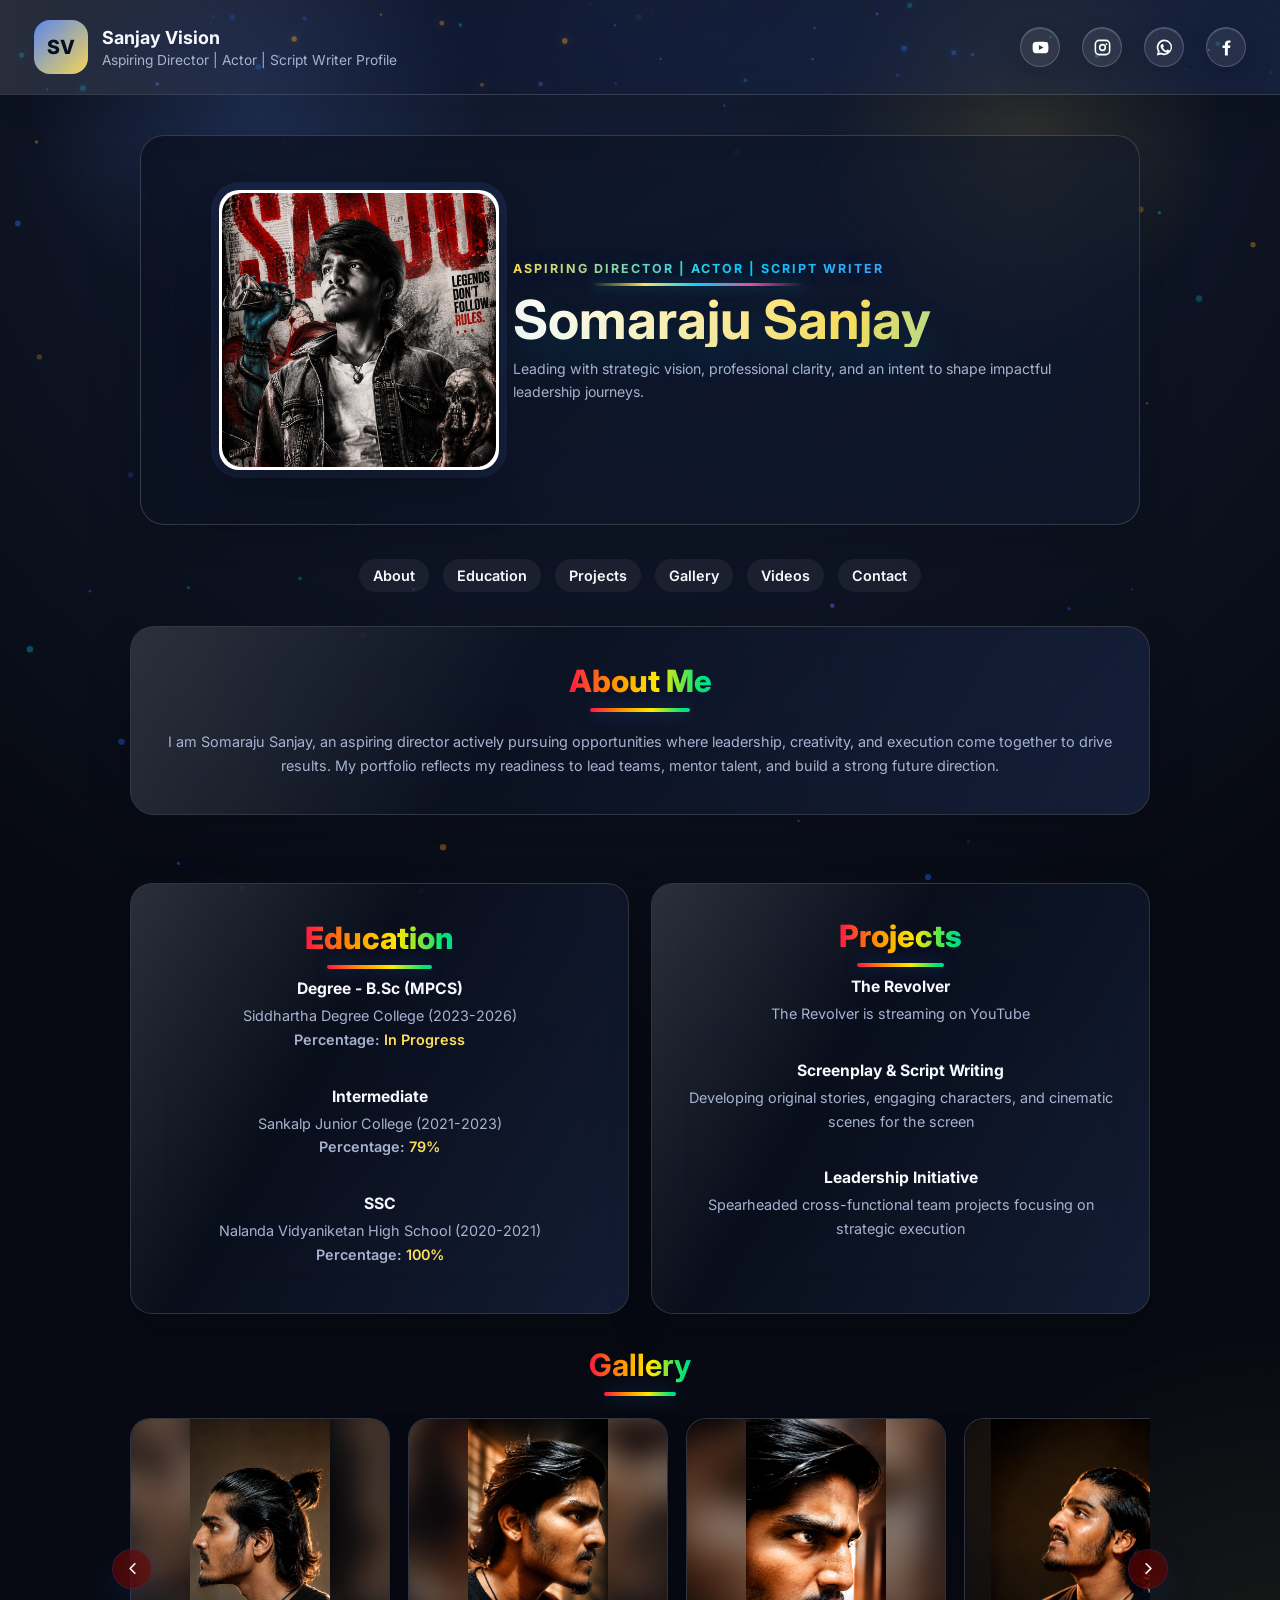
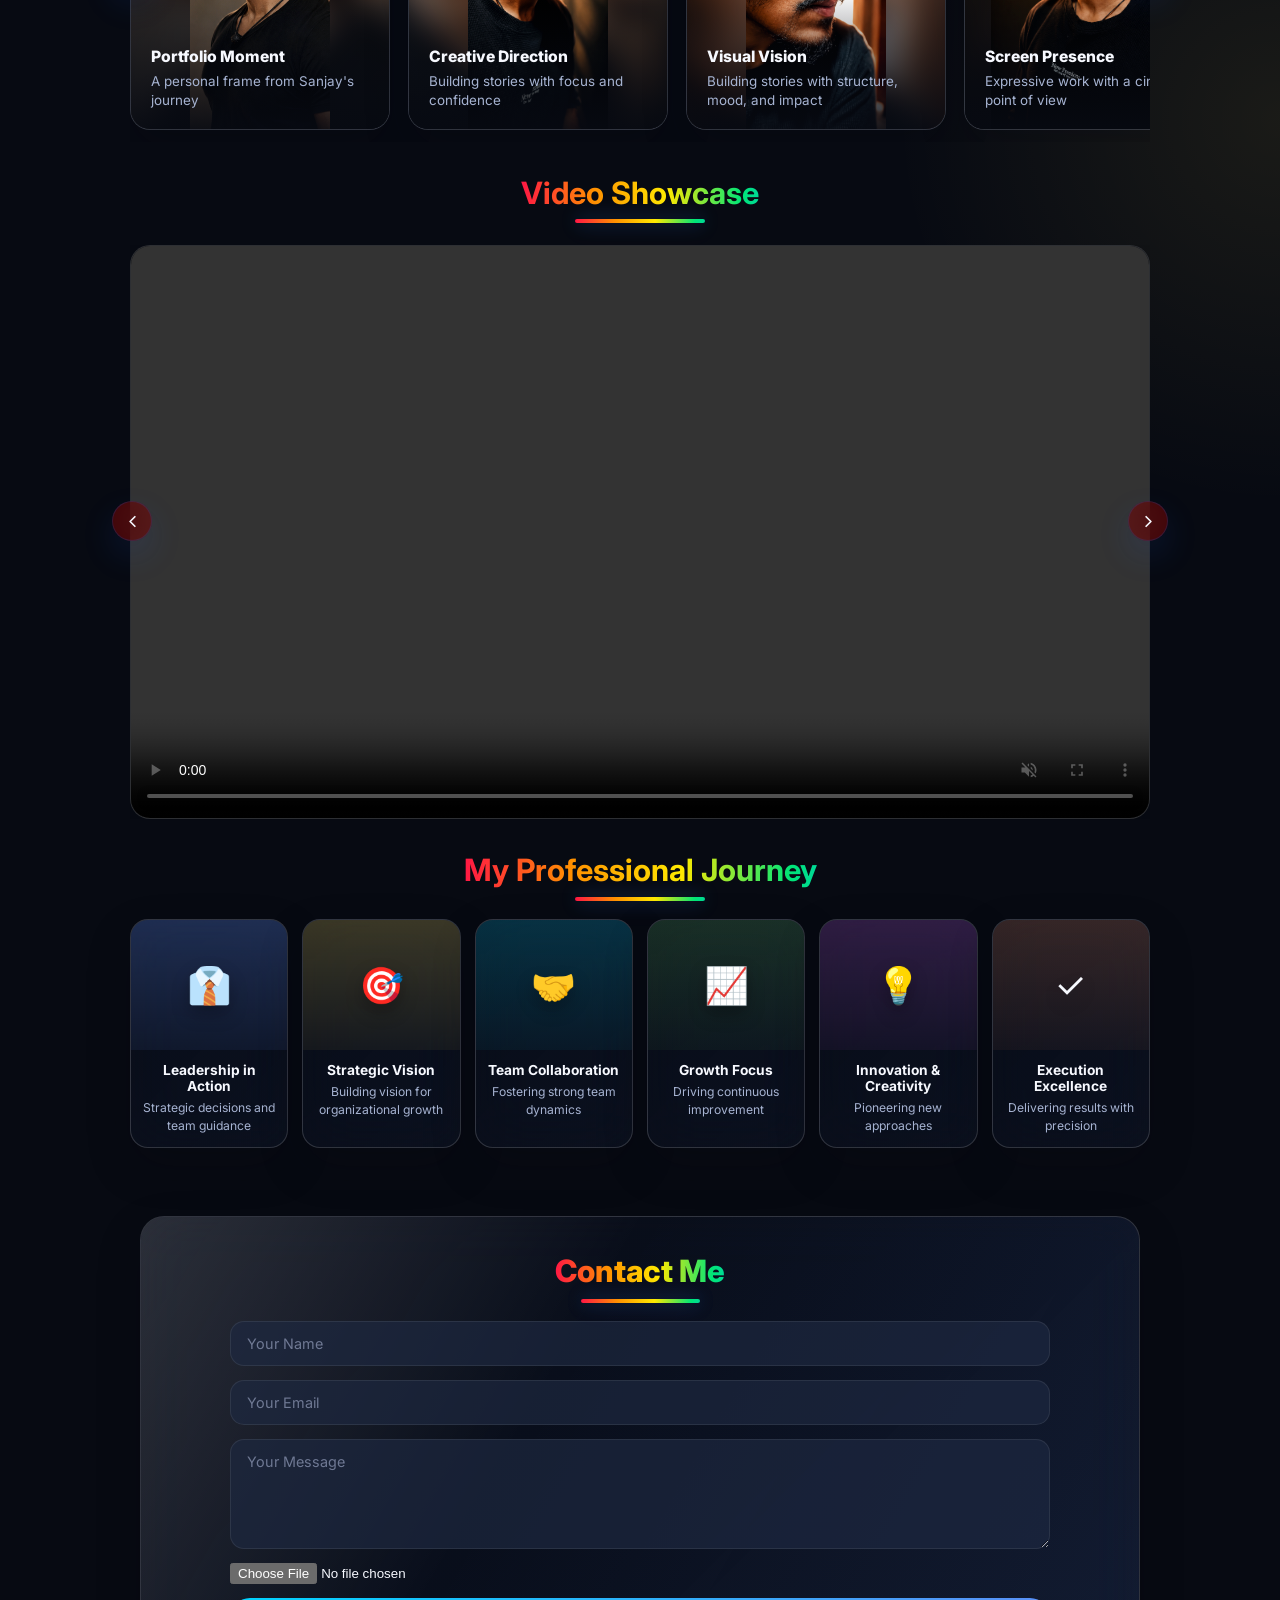
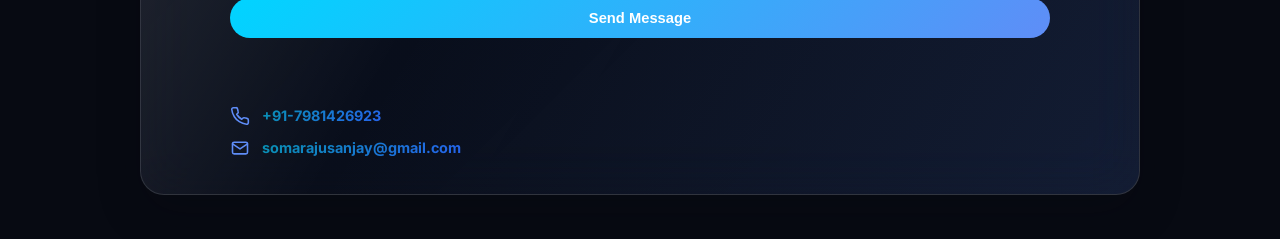
<file: index.html>
<!DOCTYPE html>
<html lang="en">
<head>
  <meta charset="UTF-8" />
  <meta name="viewport" content="width=device-width, initial-scale=1.0" />
  <title>Somaraju Sanjay | Director Portfolio</title>
  <link rel="preconnect" href="https://fonts.googleapis.com" />
  <link rel="preconnect" href="https://fonts.gstatic.com" crossorigin />
  <link href="https://fonts.googleapis.com/css2?family=Inter:wght@400;500;600;700;800&display=swap" rel="stylesheet" />
  <link rel="stylesheet" href="styles.css" />
</head>
<body>
  <div class="hero-background"></div>
  <header class="topbar">
    <div class="brand-bar">
      <div class="brand-mark">SV</div>
      <div>
        <p class="brand-name">Sanjay Vision</p>
        <p class="brand-tag">Aspiring Director | Actor | Script Writer Profile</p>
      </div>
    </div>
    <div class="header-socials" aria-label="Social links">
      <a class="social-link youtube" href="https://www.youtube.com/@sanjufilms-123/featured" target="_blank" rel="noopener noreferrer" aria-label="YouTube">
        <svg viewBox="0 0 24 24" aria-hidden="true">
          <path d="M21.6 7.2a2.8 2.8 0 0 0-2-2C17.8 4.8 12 4.8 12 4.8s-5.8 0-7.6.5a2.8 2.8 0 0 0-2 2A29.3 29.3 0 0 0 2 12a29.3 29.3 0 0 0 .5 4.8 2.8 2.8 0 0 0 2 2c1.8.5 7.6.5 7.6.5s5.8 0 7.6-.5a2.8 2.8 0 0 0 2-2A29.3 29.3 0 0 0 22 12a29.3 29.3 0 0 0-.4-4.8ZM10 15.3V8.7L15.8 12 10 15.3Z"></path>
        </svg>
      </a>
      <a class="social-link instagram" href="https://www.instagram.com/sanjay__era/" target="_blank" rel="noopener noreferrer" aria-label="Instagram">
        <svg viewBox="0 0 24 24" aria-hidden="true">
          <path d="M7.8 2h8.4A5.8 5.8 0 0 1 22 7.8v8.4a5.8 5.8 0 0 1-5.8 5.8H7.8A5.8 5.8 0 0 1 2 16.2V7.8A5.8 5.8 0 0 1 7.8 2Zm0 2A3.8 3.8 0 0 0 4 7.8v8.4A3.8 3.8 0 0 0 7.8 20h8.4a3.8 3.8 0 0 0 3.8-3.8V7.8A3.8 3.8 0 0 0 16.2 4H7.8Zm4.2 3.4a4.6 4.6 0 1 1 0 9.2 4.6 4.6 0 0 1 0-9.2Zm0 2a2.6 2.6 0 1 0 0 5.2 2.6 2.6 0 0 0 0-5.2Zm5-2.7a1.1 1.1 0 1 1 0 2.2 1.1 1.1 0 0 1 0-2.2Z"></path>
        </svg>
      </a>
      <a class="social-link whatsapp" href="https://wa.me/917981426923?text=Hello%20I%20am%20interested%20in%20your profile" target="_blank" rel="noopener noreferrer" aria-label="WhatsApp">
        <svg viewBox="0 0 24 24" aria-hidden="true">
          <path d="M12 2a9.8 9.8 0 0 0-8.4 14.9L2.3 22l5.3-1.3A9.8 9.8 0 1 0 12 2Zm0 2a7.8 7.8 0 0 1 0 15.6c-1.3 0-2.6-.3-3.7-1l-.4-.2-2.6.6.7-2.5-.3-.4A7.8 7.8 0 0 1 12 4Zm-3.2 3.9c-.2 0-.5.1-.8.4-.3.3-1 1-1 2.4s1 2.8 1.2 3c.1.2 2 3.2 4.9 4.3 2.4.9 2.9.7 3.4.6.5-.1 1.7-.7 1.9-1.4.2-.7.2-1.3.2-1.4-.1-.1-.2-.2-.5-.4l-1.8-.9c-.3-.1-.5-.2-.7.2l-.8 1c-.2.2-.4.3-.7.1-.3-.1-1.2-.4-2.3-1.4-.8-.8-1.4-1.7-1.6-2-.2-.3 0-.5.1-.6l.5-.6c.1-.2.2-.3.3-.5.1-.2.1-.4 0-.6l-.8-1.9c-.2-.5-.4-.5-.6-.5h-.6Z"></path>
        </svg>
      </a>
      <a class="social-link facebook" href="https://www.facebook.com/profile.php?id=100095059707646" target="_blank" rel="noopener noreferrer" aria-label="Facebook">
        <svg viewBox="0 0 24 24" aria-hidden="true">
          <path d="M14 8.5V7.1c0-.7.5-1.1 1.2-1.1H17V3.2c-.3 0-1.4-.2-2.6-.2-2.6 0-4.4 1.6-4.4 4.5v2H7v3.1h3V22h3.7v-9.4h2.8l.5-3.1h-3Z"></path>
        </svg>
      </a>
    </div>
  </header>

  <main class="profile-shell">
    <section class="hero-panel">
      <figure class="profile-photo" aria-label="Profile photo">
          <img src="./assets/images/Sanjay-logo.jpeg" alt="Sanjay-logo" />
      </figure>
      <div class="profile-copy">
        <p class="profile-role">Aspiring Director | Actor | Script Writer</p>
        <h1>Somaraju Sanjay</h1>
        <p class="profile-tagline">Leading with strategic vision, professional clarity, and an intent to shape impactful leadership journeys.</p>
      </div>
    </section>

    <section class="quick-links" aria-label="Portfolio navigation">
      <div class="pill-row">
        <a href="#about">About</a>
        <a href="#education-anchor">Education</a>
        <a href="#projects">Projects</a>
        <a href="#gallery">Gallery</a>
        <a href="#videos">Videos</a>
        <a href="#contact-anchor">Contact</a>
      </div>
    </section>

    <section class="info-section" id="about">
      <p class="section-label">About Me</p>
      <p class="info-text">I am Somaraju Sanjay, an aspiring director actively pursuing opportunities where leadership, creativity, and execution come together to drive results. My portfolio reflects my readiness to lead teams, mentor talent, and build a strong future direction.</p>
    </section>

    <span class="section-anchor" id="education-anchor" aria-hidden="true"></span>
    <section class="info-grid">
      <article class="info-card" id="education">
        <p class="section-label">Education</p>
        <div class="education-list">
          <div class="education-item">
            <h4>Degree - B.Sc (MPCS)</h4>
            <p class="education-detail">Siddhartha Degree College (2023-2026)</p>
            <p class="education-percentage">Percentage: <span>In Progress</span></p>
          </div>
          <div class="education-item">
            <h4>Intermediate</h4>
            <p class="education-detail">Sankalp Junior College (2021-2023)</p>
            <p class="education-percentage">Percentage: <span>79%</span></p>
          </div>
          <div class="education-item">
            <h4>SSC</h4>
            <p class="education-detail">Nalanda Vidyaniketan High School (2020-2021)</p>
            <p class="education-percentage">Percentage: <span>100%</span></p>
          </div>
        </div>
      </article>
      <article class="info-card" id="projects">
        <p class="section-label">Projects</p>
        <div class="projects-list">
          <div class="project-item">
            <h4>The Revolver</h4>
            <p class="project-detail">The Revolver is streaming on YouTube</p>
          </div>
          <div class="project-item">
            <h4>Screenplay &amp; Script Writing</h4>
            <p class="project-detail">Developing original stories, engaging characters, and cinematic scenes for the screen</p>
          </div>
          <div class="project-item">
            <h4>Leadership Initiative</h4>
            <p class="project-detail">Spearheaded cross-functional team projects focusing on strategic execution</p>
          </div>
        </div>
      </article>
    </section>

    <section class="feature-carousel" aria-label="Professional visual highlights">
      <h2 class="gallery-title" id="gallery">Gallery</h2>
      <button class="carousel-btn carousel-btn-prev" type="button" aria-label="Previous image">
        <svg viewBox="0 0 24 24" fill="none" stroke="currentColor" stroke-width="2.2" stroke-linecap="round" stroke-linejoin="round" aria-hidden="true">
          <path d="m15 18-6-6 6-6"></path>
        </svg>
      </button>
      <div class="feature-images" id="featureImages">
        <article class="feature-image-card">
          <img src="./assets/images/IMG_20260609_152417.jpg.jpeg" alt="Sanjay portfolio photo" />
          <div class="feature-image-overlay">
            <p>Portfolio Moment</p>
            <span>A personal frame from Sanjay's journey</span>
          </div>
        </article>
        <article class="feature-image-card">
          <img src="./assets/images/file_000000001d8c71fab23a8d6ce754ed67.png" alt="Sanjay gallery photo" />
          <div class="feature-image-overlay">
            <p>Creative Direction</p>
            <span>Building stories with focus and confidence</span>
          </div>
        </article>
        <article class="feature-image-card">
          <img src="./assets/images/file_000000002e2471faa40b92f4c51528d0.png" alt="Sanjay gallery photo" />
          <div class="feature-image-overlay">
            <p>Visual Vision</p>
            <span>Building stories with structure, mood, and impact</span>
          </div>
        </article>
        <article class="feature-image-card">
          <img src="./assets/images/file_00000000ff607207b01af2e11595c3a3.png" alt="Sanjay gallery photo" />
          <div class="feature-image-overlay">
            <p>Screen Presence</p>
            <span>Expressive work with a cinematic point of view</span>
          </div>
        </article>
        <article class="feature-image-card">
          <img src="./assets/images/file_00000000639c71fab5fcbb39225a96a3.png" alt="Sanjay gallery photo" />
          <div class="feature-image-overlay">
            <p>Creative Collaboration</p>
            <span>Shaping stronger moments through shared ideas</span>
          </div>
        </article>
        <article class="feature-image-card">
          <img src="./assets/images/file_00000000c23871fa80710893e3d15a59.png" alt="Sanjay gallery photo" />
          <div class="feature-image-overlay">
            <p>Production Focus</p>
            <span>Composed execution with attention to detail</span>
          </div>
        </article>
        <article class="feature-image-card">
          <img src="./assets/images/file_00000000c43071fa98e750ef70790f79.png" alt="Sanjay gallery photo" />
          <div class="feature-image-overlay">
            <p>Story Development</p>
            <span>Turning imagination into planned scenes</span>
          </div>
        </article>
        <article class="feature-image-card">
          <img src="./assets/images/file_00000000f74071fa9197c13124bbce6d.png" alt="Sanjay gallery photo" />
          <div class="feature-image-overlay">
            <p>Film Energy</p>
            <span>Bringing performance and direction together</span>
          </div>
        </article>
        <article class="feature-image-card">
          <img src="./assets/images/file_00000000f7a07208bec87a8cd775b210.png" alt="Sanjay gallery photo" />
          <div class="feature-image-overlay">
            <p>Creative Practice</p>
            <span>Learning, refining, and moving forward</span>
          </div>
        </article>
        <article class="feature-image-card">
          <img src="./assets/images/file_0000000045947207ab1293881c889f31.png" alt="Sanjay gallery photo" />
          <div class="feature-image-overlay">
            <p>Director's Eye</p>
            <span>Focused on composition, emotion, and impact</span>
          </div>
        </article>
      </div>
      <button class="carousel-btn carousel-btn-next" type="button" aria-label="Next image">
        <svg viewBox="0 0 24 24" fill="none" stroke="currentColor" stroke-width="2.2" stroke-linecap="round" stroke-linejoin="round" aria-hidden="true">
          <path d="m9 18 6-6-6-6"></path>
        </svg>
      </button>
    </section>

    <section class="video-showcase" id="videos" aria-labelledby="video-showcase-title">
      <h2 class="gallery-title" id="video-showcase-title">Video Showcase</h2>
      <button class="carousel-btn video-carousel-prev" type="button" aria-label="Previous video">
        <svg viewBox="0 0 24 24" fill="none" stroke="currentColor" stroke-width="2.2" stroke-linecap="round" stroke-linejoin="round" aria-hidden="true">
          <path d="m15 18-6-6 6-6"></path>
        </svg>
      </button>
      <div class="showcase-videos" id="showcaseVideos">
        <div class="showcase-video-card">
          <video class="showcase-video" controls muted playsinline preload="metadata" aria-label="Sanjay video showcase one">
            <source src="./assets/videos/VID_20260708_114821.mp4" type="video/mp4" />
            Your browser does not support HTML video.
          </video>
        </div>
      </div>
      <button class="carousel-btn video-carousel-next" type="button" aria-label="Next video">
        <svg viewBox="0 0 24 24" fill="none" stroke="currentColor" stroke-width="2.2" stroke-linecap="round" stroke-linejoin="round" aria-hidden="true">
          <path d="m9 18 6-6-6-6"></path>
        </svg>
      </button>
    </section>

    <section class="gallery-section">
      <h2 class="gallery-title">My Professional Journey</h2>
      <div class="gallery-grid">
        <article class="gallery-card">
          <div class="photo-box leadership" aria-label="Leadership photo">
            <span class="photo-icon">👔</span>
          </div>
          <h3>Leadership in Action</h3>
          <p>Strategic decisions and team guidance</p>
        </article>
        <article class="gallery-card">
          <div class="photo-box strategy" aria-label="Strategy photo">
            <span class="photo-icon">🎯</span>
          </div>
          <h3>Strategic Vision</h3>
          <p>Building vision for organizational growth</p>
        </article>
        <article class="gallery-card">
          <div class="photo-box teamwork" aria-label="Teamwork photo">
            <span class="photo-icon">🤝</span>
          </div>
          <h3>Team Collaboration</h3>
          <p>Fostering strong team dynamics</p>
        </article>
        <article class="gallery-card">
          <div class="photo-box growth" aria-label="Growth photo">
            <span class="photo-icon">📈</span>
          </div>
          <h3>Growth Focus</h3>
          <p>Driving continuous improvement</p>
        </article>
        <article class="gallery-card">
          <div class="photo-box innovation" aria-label="Innovation photo">
            <span class="photo-icon">💡</span>
          </div>
          <h3>Innovation & Creativity</h3>
          <p>Pioneering new approaches</p>
        </article>
        <article class="gallery-card">
          <div class="photo-box execution" aria-label="Execution photo">
            <span class="photo-icon">✓</span>
          </div>
          <h3>Execution Excellence</h3>
          <p>Delivering results with precision</p>
        </article>
      </div>
    </section>

    <span class="section-anchor" id="contact-anchor" aria-hidden="true"></span>
    <section class="contact-section" id="contact">
      <p class="section-label">Contact Me</p>
      <div class="contact-container">
        <form id="contact-form" class="contact-form" action="https://formsubmit.co/somarajusanjay@gmail.com" method="POST" enctype="multipart/form-data">
          <input type="text" id="name" name="name" placeholder="Your Name" class="form-input" required />
          <input type="email" id="email" name="email" placeholder="Your Email" class="form-input" required />
          <textarea id="message" name="message" placeholder="Your Message" class="form-input" required></textarea>
          <input
          type="file"
          id="attachment"
          name="attachment"
          accept=".pdf,.doc,.docx,.jpg,.jpeg,.png,.zip"
         />
          <input type="hidden" name="_captcha" value="false">
          <input type="hidden" name="_template" value="table">
          <input type="hidden" name="_subject" value="New Portfolio Contact Message" />
          <input
            type="hidden"
            name="_next"
            value="https://somarajusanjay.github.io/Sanjay-Portfolio/thankyou.html"
          />

          <button type="submit" class="submit-btn">Send Message</button>
          <p id="form-status"></p>
        </form>
        <div class="contact-info">
          <p>
            <svg class="contact-icon" viewBox="0 0 24 24" fill="none" stroke="currentColor" stroke-width="1.9" stroke-linecap="round" stroke-linejoin="round" aria-hidden="true">
              <path d="M22 16.92v3a2 2 0 0 1-2.18 2 19.79 19.79 0 0 1-8.63-3.07 19.5 19.5 0 0 1-6-6A19.79 19.79 0 0 1 2.12 4.18 2 2 0 0 1 4.11 2h3a2 2 0 0 1 2 1.72c.13.96.35 1.9.66 2.81a2 2 0 0 1-.45 2.11L8.05 9.91a16 16 0 0 0 6.04 6.04l1.27-1.27a2 2 0 0 1 2.11-.45c.91.31 1.85.53 2.81.66A2 2 0 0 1 22 16.92z"></path>
            </svg>
            <span class="contact-link-text">+91-7981426923</span>
          </p>
          <p>
            <svg class="contact-icon" viewBox="0 0 24 24" fill="none" stroke="currentColor" stroke-width="1.9" stroke-linecap="round" stroke-linejoin="round" aria-hidden="true">
              <rect x="3" y="5" width="18" height="14" rx="2"></rect>
              <path d="m3 7 9 6 9-6"></path>
            </svg>
            <span class="contact-link-text">somarajusanjay@gmail.com</span>
          </p>
        </div>
      </div>
    </section>
  </main>

  <button class="scroll-to-top" id="scrollBtn" title="Back to top">
    <svg width="20" height="20" viewBox="0 0 24 24" fill="none" stroke="currentColor" stroke-width="2">
      <polyline points="18 15 12 9 6 15"></polyline>
    </svg>
  </button>

  <script src="script.js"></script>
</body>
</file>
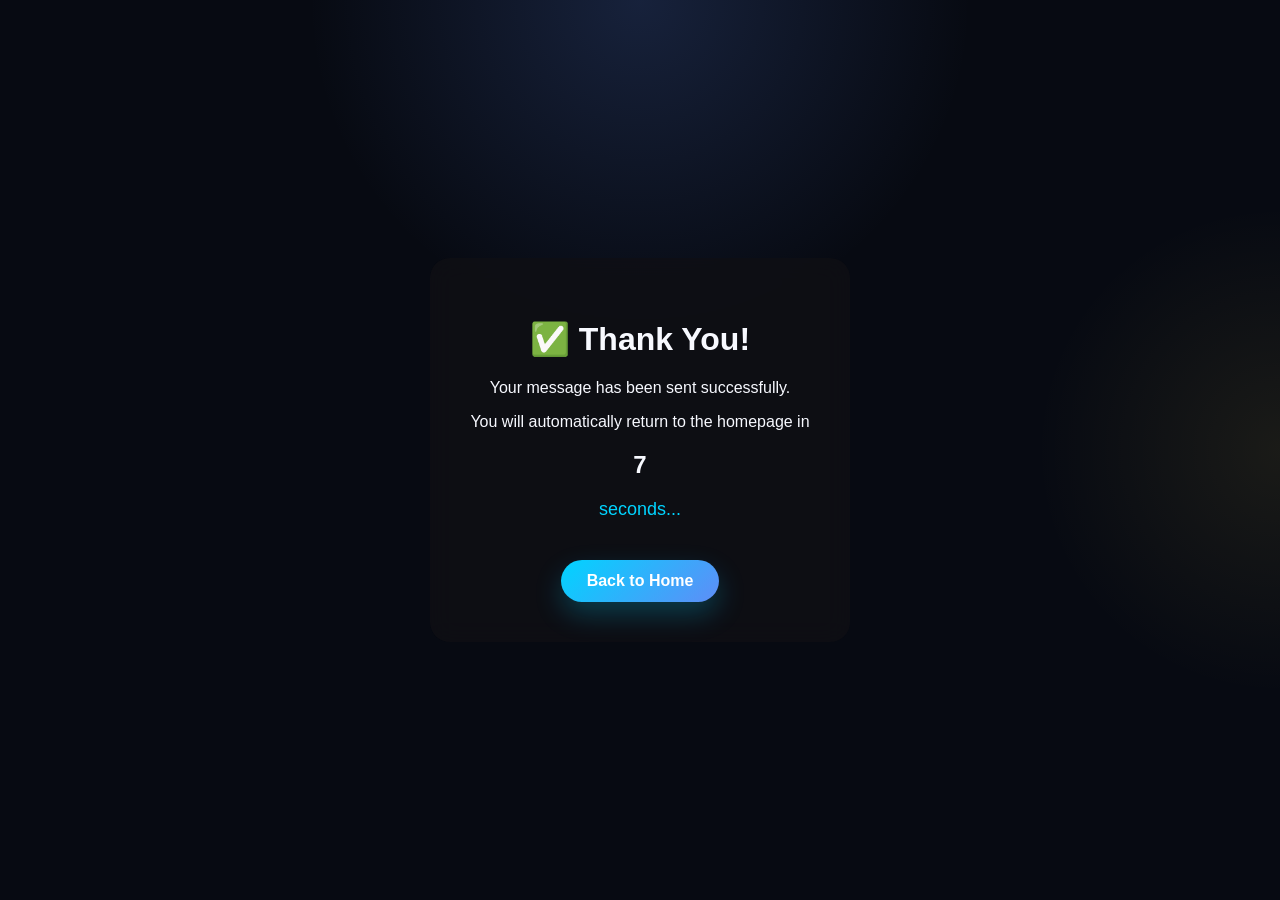
<file: thankyou.html>
<!DOCTYPE html>
<html lang="en">
<head>

<meta charset="UTF-8">
<meta name="viewport" content="width=device-width,initial-scale=1">

<title>Thank You</title>

<link rel="stylesheet" href="styles.css">

<meta http-equiv="refresh" content="8; url=index.html">

<style>

body{

display:flex;
justify-content:center;
align-items:center;
height:100vh;
text-align:center;

}

.box{

padding:40px;
border-radius:20px;
background:rgba(15,15,20,.8);
backdrop-filter:blur(12px);

}

.count{

color:#00d4ff;
font-size:18px;
margin-top:20px;

}

.home-btn{

display:inline-block;
margin-top:22px;
padding:12px 26px;
border-radius:999px;
background:linear-gradient(135deg,#00d4ff,#5f8df7);
color:#ffffff;
font-weight:700;
text-decoration:none;
box-shadow:0 12px 28px rgba(0,212,255,.24);
transition:transform .2s ease,box-shadow .2s ease;

}

.home-btn:hover{

transform:translateY(-2px);
box-shadow:0 16px 34px rgba(0,212,255,.32);

}

</style>

</head>

<body>

    <div class="box">
    
        <h1>✅ Thank You!</h1>
        
        <p>Your message has been sent successfully.</p>
        
        <p>You will automatically return to the homepage in</p>
        
        <h2 id="timer">8</h2>
        
        <p class="count">seconds...</p>

        <a class="home-btn" href="index.html">Back to Home</a>
    
    </div>
    
    <script>
    
        let time=8;
        
        const timer=document.getElementById("timer");
        
        setInterval(()=>{
        
        time--;
        
        timer.innerHTML=time;
        
        if(time<=0){
        
        window.location="index.html";
        
        }
        
        },1000);

</script>

</body>

</html>
</file>
<file: styles.css>
:root {
  color-scheme: dark;
  --bg: #070a12;
  --surface: rgba(10, 15, 28, 0.88);
  --text: #f7f9ff;
  --muted: #a6b3d1;
  --primary: #5f8df7;
  --accent: #ffde59;
}

* {
  box-sizing: border-box;
}

html,
body {
  margin: 0;
  min-height: 100%;
  font-family: 'Inter', sans-serif;
  background: radial-gradient(circle at top, rgba(95, 141, 247, 0.18), transparent 30%),
    radial-gradient(circle at right, rgba(255, 222, 89, 0.08), transparent 18%),
    var(--bg);
  color: var(--text);
}

html {
  scroll-padding-top: 260px;
}

.section-anchor {
  display: block;
  width: 100%;
  height: 1px;
  margin-top: -1px;
  scroll-margin-top: 220px;
  pointer-events: none;
}

body {
  overflow-x: hidden;
}

.hero-background {
  position: fixed;
  inset: 0;
  z-index: 0;
  background: radial-gradient(circle at 20% 10%, rgba(95, 141, 247, 0.22), transparent 18%),
    radial-gradient(circle at 80% 15%, rgba(255, 222, 89, 0.14), transparent 16%);
  pointer-events: none;
}

.topbar {
  position: sticky;
  top: 0;
  z-index: 50;
  display: flex;
  flex-wrap: wrap;
  justify-content: space-between;
  align-items: center;
  gap: 18px;
  padding: clamp(12px, 1.8vw, 20px) clamp(18px, 3.2vw, 34px);
  overflow: hidden;
  backdrop-filter: blur(26px) saturate(1.35);
  -webkit-backdrop-filter: blur(26px) saturate(1.35);
  background: linear-gradient(135deg, rgba(10, 15, 28, 0.52), rgba(18, 27, 48, 0.28));
  border-bottom: 1px solid rgba(255, 255, 255, 0.16);
  box-shadow: 0 18px 44px rgba(7, 10, 18, 0.28);
}

.topbar::before {
  content: "";
  position: absolute;
  inset: 0;
  background: linear-gradient(90deg, rgba(255, 255, 255, 0.16), transparent 35%, rgba(95, 141, 247, 0.12));
  opacity: 0.75;
  pointer-events: none;
}

.topbar > * {
  position: relative;
  z-index: 1;
}

.header-particle-canvas {
  opacity: 0.75;
  mix-blend-mode: screen;
}

.brand-bar {
  display: flex;
  align-items: center;
  justify-content: flex-start;
  gap: 14px;
  text-align: left;
}

.brand-mark {
  width: 54px;
  height: 54px;
  border-radius: 16px;
  display: grid;
  place-items: center;
  background: linear-gradient(135deg, rgba(95, 141, 247, 0.95), rgba(255, 222, 89, 0.95));
  color: #07101e;
  font-weight: 800;
  font-size: 1.22rem;
}

.brand-name {
  margin: 0;
  font-size: 1.12rem;
  font-weight: 700;
}

.brand-tag {
  margin: 4px 0 0;
  color: var(--muted);
  font-size: 0.86rem;
}

.header-socials {
  display: flex;
  flex-wrap: wrap;
  align-items: center;
  justify-content: flex-end;
  gap: clamp(14px, 2vw, 22px);
}

.social-link {
  width: 40px;
  height: 40px;
  display: grid;
  place-items: center;
  border-radius: 50%;
  color: #ffffff;
  text-decoration: none;
  background: rgba(255, 255, 255, 0.08);
  border: 1px solid rgba(255, 255, 255, 0.18);
  box-shadow: inset 0 1px 0 rgba(255, 255, 255, 0.18), 0 12px 28px rgba(0, 0, 0, 0.18);
  transition: transform 0.2s ease, border-color 0.2s ease, background 0.2s ease, box-shadow 0.2s ease;
}

.social-link svg {
  width: 19px;
  height: 19px;
  fill: currentColor;
}

.social-link:hover {
  transform: translateY(-3px);
  border-color: rgba(255, 255, 255, 0.36);
  box-shadow: inset 0 1px 0 rgba(255, 255, 255, 0.24), 0 16px 34px rgba(0, 0, 0, 0.24);
}

.social-link.youtube:hover {
  background: #ff0033;
}

.social-link.instagram:hover {
  background: linear-gradient(135deg, #f58529, #dd2a7b, #8134af, #515bd4);
}

.social-link.whatsapp:hover {
  background: #25d366;
}

.social-link.facebook:hover {
  background: #1877f2;
}

.topnav {
  display: flex;
  flex-wrap: wrap;
  justify-content: flex-end;
  gap: 14px;
}

.topnav a,
.pill-row a {
  position: relative;
  overflow: hidden;
  color: var(--text);
  text-decoration: none;
  font-weight: 600;
  padding: 8px 14px;
  font-size: 0.9rem;
  border-radius: 999px;
  background: rgba(255, 255, 255, 0.06);
  background-size: 220% 100%;
  transition: transform 0.2s ease, background 0.2s ease, box-shadow 0.2s ease, color 0.2s ease;
}

.pill-row a {
  animation: nav-link-rise 0.7s ease both;
}

.pill-row a:nth-child(1) {
  animation-delay: 0.05s;
}

.pill-row a:nth-child(2) {
  animation-delay: 0.13s;
}

.pill-row a:nth-child(3) {
  animation-delay: 0.21s;
}

.pill-row a:nth-child(4) {
  animation-delay: 0.29s;
}

.pill-row a:nth-child(5) {
  animation-delay: 0.37s;
}

.topnav a:hover,
.pill-row a:hover {
  transform: translateY(-4px) scale(1.04);
  background: linear-gradient(90deg, #ffde59, #00d4ff, #5f8df7, #ec4899, #ffde59);
  background-size: 220% 100%;
  color: #07101e;
  box-shadow: 0 14px 30px rgba(0, 212, 255, 0.22);
  animation: nav-gradient 2.2s linear infinite;
}

@keyframes nav-link-rise {
  from {
    opacity: 0;
    transform: translateY(16px) scale(0.94);
  }

  to {
    opacity: 1;
    transform: translateY(0) scale(1);
  }
}

@keyframes nav-gradient {
  from {
    background-position: 0% 50%;
  }

  to {
    background-position: 220% 50%;
  }
}

.profile-shell {
  position: relative;
  z-index: 1;
  min-height: calc(100vh - 100px);
  display: grid;
  justify-items: center;
  align-items: start;
  padding: clamp(22px, 3.2vw, 40px) clamp(16px, 3.2vw, 34px) 44px;
  gap: clamp(22px, 3vw, 34px);
  text-align: center;
}

.hero-panel {
  width: min(100%, 1000px);
  display: grid;
  grid-template-columns: minmax(230px, 290px) minmax(0, 1fr);
  align-items: center;
  justify-items: start;
  gap: clamp(24px, 4vw, 44px);
  padding: clamp(22px, 3.2vw, 38px);
  text-align: left;
  border-radius: 24px;
  background: linear-gradient(135deg, rgba(10, 15, 28, 0.72), rgba(18, 27, 48, 0.46));
  border: 1px solid rgba(255, 255, 255, 0.16);
  box-shadow: 0 22px 52px rgba(7, 10, 18, 0.3);
  backdrop-filter: blur(26px) saturate(1.18);
  -webkit-backdrop-filter: blur(26px) saturate(1.18);
}

.profile-photo {
  width: clamp(220px, 24vw, 280px);
  height: clamp(220px, 24vw, 280px);
  border-radius: 20px;
  background: #ffffff;
  border: 3px solid rgba(255, 255, 255, 0.86);
  display: grid;
  place-items: center;
  position: relative;
  overflow: hidden;
  box-shadow: 0 24px 44px rgba(0, 0, 0, 0.22), 0 0 0 8px rgba(95, 141, 247, 0.1);
}

.profile-photo::before {
  content: none;
}

.profile-photo::after {
  content: none;
}

.profile-photo img {
  position: absolute;
  inset: 0;
  width: 100%;
  height: 100%;
  display: block;
  object-fit: cover;
  object-position: center;
  border-radius: inherit;
}

.profile-photo span {
  position: relative;
  z-index: 1;
  font-size: 3rem;
  font-weight: 800;
  color: #172033;
}

@keyframes profile-photo-float {
  0%,
  100% {
    transform: translateY(0) scale(1);
  }

  50% {
    transform: translateY(-8px) scale(1.03);
  }
}

@keyframes profile-photo-ring {
  to {
    transform: rotate(360deg);
  }
}

@keyframes profile-photo-pulse {
  0%,
  100% {
    opacity: 0.52;
    transform: scale(0.96);
  }

  50% {
    opacity: 1;
    transform: scale(1.06);
  }
}

.profile-role {
  margin: 0;
  position: relative;
  display: inline-block;
  color: transparent;
  background: linear-gradient(90deg, #ffde59, #00d4ff, #5f8df7, #ec4899, #ffde59);
  background-size: 240% 100%;
  -webkit-background-clip: text;
  background-clip: text;
  -webkit-text-fill-color: transparent;
  text-fill-color: transparent;
  text-transform: uppercase;
  letter-spacing: 0.16em;
  font-size: 0.78rem;
  font-weight: 700;
  text-shadow: 0 0 24px rgba(95, 141, 247, 0.28);
  animation: role-gradient 4s linear infinite, role-float 3.2s ease-in-out infinite;
}

.profile-role::after {
  content: "";
  position: absolute;
  left: 50%;
  bottom: -10px;
  width: 80%;
  height: 3px;
  border-radius: 999px;
  background: linear-gradient(90deg, transparent, #ffde59, #00d4ff, #ec4899, transparent);
  box-shadow: 0 0 16px rgba(0, 212, 255, 0.35);
  transform: translateX(-50%) scaleX(0.72);
  transform-origin: center;
  animation: role-bar 2.8s ease-in-out infinite;
}

@keyframes role-gradient {
  from {
    background-position: 0% 50%;
  }

  to {
    background-position: 240% 50%;
  }
}

@keyframes role-float {
  0%,
  100% {
    transform: translateY(0);
  }

  50% {
    transform: translateY(-4px);
  }
}

@keyframes role-bar {
  0%,
  100% {
    opacity: 0.55;
    transform: translateX(-50%) scaleX(0.62);
  }

  50% {
    opacity: 1;
    transform: translateX(-50%) scaleX(1);
  }
}

.profile-copy h1 {
  margin: 16px 0 10px;
  font-size: clamp(2rem, 4.2vw, 3.5rem);
  line-height: 1;
  overflow-wrap: anywhere;
  color: transparent;
  background: linear-gradient(90deg, #ffffff, #ffde59, #00d4ff, #ec4899, #ffffff);
  background-size: 240% 100%;
  -webkit-background-clip: text;
  background-clip: text;
  -webkit-text-fill-color: transparent;
  text-fill-color: transparent;
  text-shadow: 0 18px 42px rgba(0, 212, 255, 0.18);
  animation: name-gradient 5s linear infinite;
}

@keyframes name-gradient {
  from {
    background-position: 0% 50%;
  }

  to {
    background-position: 240% 50%;
  }
}

@keyframes name-lift {
  0%,
  100% {
    transform: translateY(0) scale(1);
  }

  50% {
    transform: translateY(-5px) scale(1.015);
  }
}

.profile-tagline {
  margin: 0;
  color: var(--muted);
  line-height: 1.65;
  max-width: 560px;
  font-size: clamp(0.88rem, 1.1vw, 0.98rem);
}

.quick-links {
  width: min(100%, 820px);
  display: grid;
  gap: 12px;
}

.section-name {
  color: var(--primary);
  font-size: 0.82rem;
  font-weight: 700;
  letter-spacing: 0.16em;
  text-transform: uppercase;
}

.pill-row {
  display: flex;
  flex-wrap: wrap;
  justify-content: center;
  gap: 14px;
}

.section-label {
  margin: 0;
  color: var(--primary);
  text-transform: uppercase;
  font-size: 0.82rem;
  letter-spacing: 0.16em;
  font-weight: 700;
}

.gallery-section,
.info-section,
.info-grid,
.contact-section {
  width: min(100%, 1020px);
  margin-inline: auto;
  display: grid;
  gap: 18px;
  justify-items: center;
}

.gallery-title {
  margin: 0;
  font-size: clamp(1.45rem, 2.4vw, 1.95rem);
  line-height: 1.1;
  display: inline-block;
  position: relative;
  color: transparent;
  background: linear-gradient(
    90deg,
    #ff1744 0%,
    #ff9100 14%,
    #ffea00 28%,
    #00e676 42%,
    #00b0ff 56%,
    #304ffe 70%,
    #d500f9 84%,
    #ff1744 100%
  );
  background-size: 220% 100%;
  -webkit-background-clip: text;
  background-clip: text;
  -webkit-text-fill-color: transparent;
  text-fill-color: transparent;
  animation: gallery-rainbow 5s linear infinite;
}

.gallery-title::after {
  content: "";
  display: block;
  width: min(130px, 70%);
  height: 4px;
  margin: 10px auto 0;
  border-radius: 999px;
  background: linear-gradient(
    90deg,
    #ff1744 0%,
    #ff9100 14%,
    #ffea00 28%,
    #00e676 42%,
    #00b0ff 56%,
    #304ffe 70%,
    #d500f9 84%,
    #ff1744 100%
  );
  background-size: 220% 100%;
  box-shadow: 0 0 18px rgba(0, 176, 255, 0.32), 0 0 28px rgba(213, 0, 249, 0.18);
  animation: gallery-rainbow 5s linear infinite;
}

.feature-carousel {
  position: relative;
  width: min(100%, 1020px);
  margin-inline: auto;
  display: grid;
  gap: 18px;
  justify-items: center;
}

.feature-carousel .gallery-title {
  text-align: center;
}

#about,
#education,
#projects,
#gallery {
  scroll-margin-top: 260px;
}

@keyframes gallery-rainbow {
  from {
    background-position: 0% 50%;
  }

  to {
    background-position: 220% 50%;
  }
}

.feature-images {
  width: 100%;
  display: grid;
  grid-auto-flow: column;
  grid-auto-columns: minmax(260px, calc((100% - 36px) / 3));
  grid-template-columns: none;
  gap: 18px;
  overflow-x: auto;
  scroll-behavior: smooth;
  scroll-snap-type: x mandatory;
  scrollbar-width: none;
  padding: 4px 2px 12px;
}

.feature-images::-webkit-scrollbar {
  display: none;
}

.feature-image-card {
  position: relative;
  aspect-ratio: 1 / 1.2;
  border-radius: 20px;
  overflow: hidden;
  background: linear-gradient(135deg, rgba(10, 15, 28, 0.64), rgba(18, 27, 48, 0.38));
  border: 1px solid rgba(255, 255, 255, 0.16);
  backdrop-filter: blur(26px) saturate(1.25);
  -webkit-backdrop-filter: blur(26px) saturate(1.25);
  box-shadow: 0 18px 44px rgba(7, 10, 18, 0.24);
  scroll-snap-align: start;
  transition: transform 0.3s ease, border-color 0.3s ease, box-shadow 0.3s ease;
}

.feature-image-card::before {
  content: "";
  position: absolute;
  inset: -18px;
  z-index: 0;
  background-image: linear-gradient(rgba(5, 8, 16, 0.38), rgba(5, 8, 16, 0.58)), var(--card-image);
  background-position: center;
  background-size: cover;
  filter: blur(14px) saturate(0.85);
  transform: scale(1.08);
}

.carousel-btn {
  position: absolute;
  top: calc(50% + 24px);
  z-index: 3;
  width: 40px;
  height: 40px;
  display: grid;
  place-items: center;
  border-radius: 50%;
  border: 1px solid rgba(37, 99, 235, 0.18);
  background: rgba(123, 1, 1, 0.495);
  color: var(--text);
  cursor: pointer;
  backdrop-filter: blur(16px);
  box-shadow: 0 14px 34px rgba(37, 99, 235, 0.14);
  transform: translateY(-50%);
  transition: transform 0.2s ease, background 0.2s ease, border-color 0.2s ease;
}

.carousel-btn:hover {
  background: rgba(183, 7, 4, 0.744);
  border-color: rgba(95, 141, 247, 0.5);
  transform: translateY(-50%) scale(1.05);
}

.carousel-btn svg {
  width: 19px;
  height: 19px;
}

.carousel-btn-prev {
  left: -18px;
}

.carousel-btn-next {
  right: -18px;
}

.feature-image-card:hover {
  transform: translateY(-6px);
  border-color: rgba(95, 141, 247, 0.34);
  box-shadow: 0 28px 64px rgba(37, 99, 235, 0.16);
}

.feature-image-card img {
  position: absolute;
  inset: 0;
  width: 100%;
  height: 100%;
  z-index: 1;
  display: block;
  object-fit: contain;
  filter: saturate(1.08) contrast(1.04);
  transition: transform 0.4s ease;
}

.feature-image-card:hover img {
  transform: none;
}

.feature-image-overlay {
  position: absolute;
  z-index: 2;
  inset: auto 0 0;
  display: grid;
  gap: 6px;
  padding: 56px 20px 18px;
  text-align: left;
  background: linear-gradient(180deg, transparent, rgba(7, 10, 18, 0.9));
}

.feature-image-overlay p {
  margin: 0;
  color: var(--text);
  font-size: 0.98rem;
  font-weight: 800;
}

.feature-image-overlay span {
  color: var(--muted);
  font-size: 0.84rem;
  line-height: 1.45;
}

.video-showcase {
  position: relative;
  width: min(100%, 1020px);
  margin-inline: auto;
  display: grid;
  gap: 22px;
  justify-items: center;
}

.showcase-videos {
  width: 100%;
  display: grid;
  grid-auto-flow: column;
  grid-auto-columns: 100%;
  overflow-x: auto;
  scroll-behavior: smooth;
  scroll-snap-type: x mandatory;
  scrollbar-width: none;
}

.showcase-videos::-webkit-scrollbar {
  display: none;
}

.showcase-video-card {
  position: relative;
  width: 100%;
  aspect-ratio: 16 / 9;
  overflow: hidden;
  border: 1px solid rgba(255, 255, 255, 0.16);
  border-radius: 20px;
  background: #05070c;
  box-shadow: 0 18px 44px rgba(7, 10, 18, 0.3);
  scroll-snap-align: start;
}

.video-carousel-prev {
  left: -18px;
}

.video-carousel-next {
  right: -18px;
}

.showcase-video {
  width: 100%;
  height: 100%;
  display: block;
  object-fit: contain;
  cursor: pointer;
}

.gallery-grid {
  width: 100%;
  display: grid;
  grid-template-columns: repeat(auto-fit, minmax(140px, 1fr));
  gap: 14px;
}

.gallery-card {
  border-radius: 18px;
  overflow: hidden;
  background: linear-gradient(135deg, rgba(10, 15, 28, 0.64), rgba(18, 27, 48, 0.38));
  border: 1px solid rgba(255, 255, 255, 0.16);
  backdrop-filter: blur(26px) saturate(1.25);
  -webkit-backdrop-filter: blur(26px) saturate(1.25);
  box-shadow: 0 18px 44px rgba(7, 10, 18, 0.24);
  padding: 0;
  transition: transform 0.3s ease, border-color 0.3s ease;
}

.gallery-card:hover {
  transform: translateY(-6px);
  border-color: rgba(95, 141, 247, 0.3);
}

.photo-box {
  min-height: 130px;
  background: linear-gradient(180deg, rgba(95, 141, 247, 0.18), rgba(255, 222, 89, 0.12));
  display: grid;
  place-items: center;
  position: relative;
  overflow: hidden;
  perspective: 700px;
}

.photo-box::before {
  content: '';
  position: absolute;
  inset: 0;
  background: radial-gradient(circle at center, rgba(255, 255, 255, 0.45), transparent);
  opacity: 0;
  transition: opacity 0.3s ease;
}

.gallery-card:hover .photo-box::before {
  opacity: 1;
}

.photo-box.leadership {
  background: linear-gradient(180deg, rgba(95, 141, 247, 0.25), rgba(95, 141, 247, 0.08));
}

.photo-box.strategy {
  background: linear-gradient(180deg, rgba(255, 222, 89, 0.2), rgba(255, 222, 89, 0.05));
}

.photo-box.teamwork {
  background: linear-gradient(180deg, rgba(0, 212, 255, 0.18), rgba(0, 212, 255, 0.05));
}

.photo-box.growth {
  background: linear-gradient(180deg, rgba(100, 200, 100, 0.18), rgba(100, 200, 100, 0.05));
}

.photo-box.innovation {
  background: linear-gradient(180deg, rgba(220, 100, 255, 0.18), rgba(220, 100, 255, 0.05));
}

.photo-box.execution {
  background: linear-gradient(180deg, rgba(255, 150, 100, 0.18), rgba(255, 150, 100, 0.05));
}

.photo-icon {
  font-size: 2.25rem;
  display: block;
  text-shadow: 0 8px 18px rgba(0, 0, 0, 0.28);
  transition: transform 0.35s ease-in-out, text-shadow 0.35s ease-in-out, filter 0.35s ease-in-out;
}

.gallery-card:hover .photo-icon {
  filter: saturate(1.25) brightness(1.08);
  text-shadow: 0 18px 28px rgba(0, 0, 0, 0.38);
  transform: translateY(-8px) scale(1.16);
}

.gallery-card h3 {
  margin: 12px 11px 5px;
  font-size: 0.86rem;
  color: var(--text);
  font-weight: 700;
}

.gallery-card p {
  margin: 0 11px 12px;
  font-size: 0.76rem;
  color: var(--muted);
  line-height: 1.5;
}

.info-text,
.info-card p,
.contact-box p {
  margin: 0;
  color: var(--muted);
  font-size: 0.9rem;
  line-height: 1.65;
}

.info-section {
  max-width: 1020px;
}

.info-grid {
  grid-template-columns: repeat(2, minmax(0, 1fr));
  width: min(100%, 1020px);
  margin-inline: auto;
  gap: 22px;
}

.info-card {
  padding: clamp(22px, 3vw, 34px);
  border-radius: 22px;
  position: relative;
  overflow: hidden;
  background: linear-gradient(135deg, rgba(10, 15, 28, 0.64), rgba(18, 27, 48, 0.38));
  border: 1px solid rgba(255, 255, 255, 0.16);
  backdrop-filter: blur(26px) saturate(1.25);
  -webkit-backdrop-filter: blur(26px) saturate(1.25);
  box-shadow: 0 18px 44px rgba(7, 10, 18, 0.24);
}

.info-card::before {
  content: "";
  position: absolute;
  inset: 0;
  background: linear-gradient(120deg, rgba(255, 255, 255, 0.14), transparent 38%, rgba(95, 141, 247, 0.1));
  pointer-events: none;
}

.info-card > * {
  position: relative;
  z-index: 1;
}

#education.info-card {
  width: 100%;
  padding: clamp(24px, 3vw, 36px);
}

.info-card .section-label {
  font-size: 1.05rem;
  font-weight: 800;
  letter-spacing: 0.15em;
}

.education-list {
  display: grid;
  gap: 14px;
}

.education-item {
  padding: 10px 0;
  border-bottom: 1px solid rgba(23, 32, 51, 0.08);
}

.education-item:last-child {
  border-bottom: none;
}

.education-item h4 {
  margin: 0 0 6px;
  font-size: 0.98rem;
  font-weight: 700;
  color: var(--text);
}

.education-detail {
  margin: 4px 0;
  font-size: 0.86rem;
  color: var(--muted);
}

.education-percentage {
  margin: 6px 0 0;
  font-size: 0.88rem;
  font-weight: 600;
  color: var(--primary);
}

.education-percentage span {
  color: var(--accent);
}

.projects-list {
  display: grid;
  gap: 14px;
}

.project-item {
  padding: 10px 0;
  border-bottom: 1px solid rgba(23, 32, 51, 0.08);
}

.project-item:last-child {
  border-bottom: none;
}

.project-item h4 {
  margin: 0 0 6px;
  font-size: 0.98rem;
  font-weight: 700;
  color: var(--text);
}

.project-detail {
  margin: 4px 0 0;
  font-size: 0.86rem;
  color: var(--muted);
  line-height: 1.5;
}

.contact-section {
  width: min(100%, 1000px);
  display: grid;
  gap: 18px;
  justify-items: center;
  padding: clamp(24px, 3vw, 36px) clamp(18px, 3vw, 30px);
  border-radius: 24px;
  position: relative;
  overflow: hidden;
  background: linear-gradient(135deg, rgba(10, 15, 28, 0.64), rgba(18, 27, 48, 0.38));
  border: 1px solid rgba(255, 255, 255, 0.16);
  backdrop-filter: blur(26px) saturate(1.25);
  -webkit-backdrop-filter: blur(26px) saturate(1.25);
  box-shadow: 0 18px 44px rgba(7, 10, 18, 0.24);
}

.contact-section::before {
  content: "";
  position: absolute;
  inset: 0;
  background: linear-gradient(120deg, rgba(255, 255, 255, 0.14), transparent 38%, rgba(95, 141, 247, 0.1));
  pointer-events: none;
}

.contact-section > * {
  position: relative;
  z-index: 1;
}

.contact-container {
  width: 100%;
  max-width: 820px;
  display: grid;
  gap: 22px;
}

.contact-form {
  display: grid;
  gap: 14px;
}

.form-input,
.form-textarea {
  width: 100%;
  padding: 13px 16px;
  border-radius: 14px;
  background: rgba(30, 40, 65, 0.7);
  border: 1px solid rgba(255, 255, 255, 0.08);
  color: var(--text);
  font-family: 'Inter', sans-serif;
  font-size: 0.9rem;
  transition: background 0.2s ease;
}

.form-input::placeholder,
.form-textarea::placeholder {
  color: rgba(166, 179, 209, 0.6);
}

.form-input:focus,
.form-textarea:focus {
  outline: none;
  background: rgba(40, 55, 85, 0.8);
  box-shadow: 0 0 0 2px rgba(95, 141, 247, 0.2);
}

.form-textarea {
  resize: vertical;
  min-height: 110px;
}

textarea.form-input {
  min-height: 110px;
  resize: vertical;
}

.submit-btn {
  padding: 12px 24px;
  border-radius: 999px;
  border: none;
  background: linear-gradient(135deg, #00d4ff, #5f8df7);
  color: #ffffff;
  font-weight: 700;
  font-size: 0.92rem;
  cursor: pointer;
  transition: transform 0.2s ease, box-shadow 0.2s ease;
}

.submit-btn:hover {
  transform: translateY(-2px);
  box-shadow: 0 12px 32px rgba(0, 212, 255, 0.3);
}

.contact-info {
  display: grid;
  gap: 12px;
}

.contact-info p {
  margin: 0;
  color: var(--muted);
  font-weight: 600;
  font-size: 0.9rem;
  display: flex;
  align-items: center;
  gap: 12px;
}

.icon {
  font-size: 1.3rem;
}

.scroll-to-top {
  position: fixed;
  bottom: 30px;
  right: 30px;
  width: 50px;
  height: 50px;
  border-radius: 50%;
  background: linear-gradient(135deg, #00d4ff, #5f8df7);
  color: #ffffff;
  border: none;
  cursor: pointer;
  display: none;
  place-items: center;
  box-shadow: 0 8px 24px rgba(0, 212, 255, 0.25);
  transition: transform 0.3s ease, box-shadow 0.3s ease;
  z-index: 999;
}

.scroll-to-top.show {
  display: grid;
}

.scroll-to-top:hover {
  transform: translateY(-4px);
  box-shadow: 0 12px 32px rgba(0, 212, 255, 0.35);
}

#education > .section-label,
#projects > .section-label {
  display: inline-flex;
  align-items: center;
  gap: 10px;
  width: fit-content;
  margin-bottom: 20px;
  padding: 8px 14px;
  border-radius: 999px;
  background:
    linear-gradient(#ffffff, #ffffff) padding-box,
    linear-gradient(135deg, #2563eb, #f97316) border-box;
  border: 2px solid transparent;
  color: transparent;
  font-weight: 800;
  letter-spacing: 0;
  box-shadow: 0 10px 24px rgba(37, 99, 235, 0.14);
}

#education > .section-label,
#projects > .section-label {
  background:
    linear-gradient(
      90deg,
      #ef4444,
      #f97316,
      #eab308,
      #22c55e,
      #06b6d4,
      #3b82f6,
      #8b5cf6,
      #ec4899
    ) text,
    linear-gradient(#ffffff, #ffffff) padding-box,
    linear-gradient(135deg, #2563eb, #f97316) border-box;
  -webkit-background-clip: text, padding-box, border-box;
  background-clip: text, padding-box, border-box;
  -webkit-text-fill-color: transparent;
  text-fill-color: transparent;
}

#education > .section-label::before,
#projects > .section-label::before {
  content: "";
  width: 10px;
  height: 10px;
  border-radius: 50%;
  background: linear-gradient(135deg, #2563eb, #f97316);
  box-shadow: 0 0 0 4px rgba(249, 115, 22, 0.14);
}

.gallery-title,
#about > .section-label,
#education > .section-label,
#projects > .section-label,
#contact > .section-label {
  color: transparent;
  background: linear-gradient(
    90deg,
    #ff1744 0%,
    #ff9100 14%,
    #ffea00 28%,
    #00e676 42%,
    #00b0ff 56%,
    #304ffe 70%,
    #d500f9 84%,
    #ff1744 100%
  );
  background-size: 220% 100%;
  -webkit-background-clip: text;
  background-clip: text;
  -webkit-text-fill-color: transparent;
  text-fill-color: transparent;
}

#about > .section-label,
#education > .section-label,
#projects > .section-label,
#contact > .section-label {
  display: inline-block;
  position: relative;
  width: fit-content;
  margin: 0;
  padding: 0;
  border: 0;
  border-radius: 0;
  box-shadow: none;
  font-size: clamp(1.45rem, 2.4vw, 1.95rem);
  font-weight: 800;
  line-height: 1.15;
  letter-spacing: 0;
  text-transform: none;
  animation: gallery-rainbow 5s linear infinite;
}

#about > .section-label::after,
#education > .section-label::after,
#projects > .section-label::after,
#contact > .section-label::after {
  content: "";
  display: block;
  width: min(130px, 70%);
  height: 4px;
  margin: 10px auto 0;
  border-radius: 999px;
  background: linear-gradient(
    90deg,
    #ff1744 0%,
    #ff9100 14%,
    #ffea00 28%,
    #00e676 42%,
    #00b0ff 56%,
    #304ffe 70%,
    #d500f9 84%,
    #ff1744 100%
  );
  background-size: 220% 100%;
  box-shadow: 0 0 18px rgba(0, 176, 255, 0.32), 0 0 28px rgba(213, 0, 249, 0.18);
  animation: gallery-rainbow 5s linear infinite;
}

#education > .section-label::before,
#projects > .section-label::before {
  content: none;
}

#about {
  width: min(100%, 1020px);
  margin-inline: auto;
  padding: clamp(24px, 3vw, 36px) clamp(18px, 3vw, 30px);
  border-radius: 24px;
  position: relative;
  overflow: hidden;
  background: linear-gradient(135deg, rgba(10, 15, 28, 0.64), rgba(18, 27, 48, 0.38));
  border: 1px solid rgba(255, 255, 255, 0.16);
  backdrop-filter: blur(26px) saturate(1.25);
  -webkit-backdrop-filter: blur(26px) saturate(1.25);
  box-shadow: 0 18px 44px rgba(7, 10, 18, 0.24);
}

#about::before {
  content: "";
  position: absolute;
  inset: 0;
  background: linear-gradient(120deg, rgba(255, 255, 255, 0.14), transparent 38%, rgba(95, 141, 247, 0.1));
  pointer-events: none;
}

#about > * {
  position: relative;
  z-index: 1;
}

#about .info-text {
  margin-bottom: 0;
}

.contact-icon {
  width: 20px;
  height: 20px;
  flex: 0 0 20px;
  color: #5f8df7;
}

.contact-link-text {
  color: transparent;
  background: linear-gradient(135deg, #0891b2, #2563eb);
  -webkit-background-clip: text;
  background-clip: text;
  -webkit-text-fill-color: transparent;
  text-fill-color: transparent;
  font-weight: 700;
}

@media (max-width: 980px) {
  html {
    scroll-padding-top: 260px;
  }

  .section-anchor {
    scroll-margin-top: 230px;
  }

  .topbar {
    flex-direction: column;
    align-items: center;
    gap: 14px;
  }

  #about,
  #education,
  #projects,
  #gallery,
  #videos {
    scroll-margin-top: 260px;
  }

  .brand-bar,
  .header-socials {
    width: 100%;
    justify-content: center;
    text-align: center;
  }

  .topnav {
    justify-content: center;
  }

  .hero-panel {
    grid-template-columns: 1fr;
    justify-items: center;
    text-align: center;
    padding: clamp(20px, 4vw, 32px) clamp(18px, 4vw, 28px);
    gap: 22px;
  }

  .profile-photo {
    width: clamp(210px, 38vw, 260px);
    height: clamp(210px, 38vw, 260px);
  }

  .profile-tagline {
    margin-inline: auto;
  }

  .gallery-grid {
    grid-template-columns: repeat(auto-fit, minmax(150px, 1fr));
  }

  .feature-images {
    grid-auto-columns: calc((100% - 18px) / 2);
  }

  .info-grid {
    grid-template-columns: 1fr;
  }
}

@media (max-width: 768px) {
  .topbar {
    padding: 12px;
    gap: 12px;
  }

  .brand-bar {
    gap: 14px;
    flex-wrap: wrap;
  }

  .brand-mark {
    width: 48px;
    height: 48px;
    border-radius: 14px;
  }

  .brand-name {
    font-size: 1rem;
  }

  .brand-tag {
    font-size: 0.78rem;
  }

  .social-link {
    width: 38px;
    height: 38px;
  }

  .profile-shell {
    padding: 18px 14px 34px;
    gap: 24px;
  }

  .hero-panel {
    border-radius: 24px;
    width: 100%;
  }

  .profile-copy h1 {
    font-size: clamp(1.9rem, 9vw, 2.8rem);
  }

  .profile-role {
    letter-spacing: 0.12em;
    font-size: 0.74rem;
  }

  .pill-row a {
    padding: 8px 12px;
    font-size: 0.85rem;
  }

  .gallery-grid {
    grid-template-columns: repeat(auto-fit, minmax(150px, 1fr));
  }

  .feature-images {
    grid-auto-columns: minmax(240px, 78%);
  }
}

@media (max-width: 680px) {
  .profile-shell {
    min-height: auto;
    padding: 18px 10px 30px;
    gap: 22px;
  }

  .topnav,
  .pill-row {
    justify-content: center;
  }

  .profile-photo {
    width: clamp(190px, 68vw, 230px);
    height: clamp(190px, 68vw, 230px);
    border-radius: 18px;
  }

  .hero-panel {
    padding: 20px 14px;
    gap: 20px;
  }

  .header-socials {
    gap: 14px;
  }

  .pill-row {
    display: grid;
    grid-template-columns: repeat(auto-fit, minmax(130px, 1fr));
    width: 100%;
    gap: 12px;
  }

  .pill-row a {
    text-align: center;
    white-space: nowrap;
  }

  .scroll-to-top {
    width: 44px;
    height: 44px;
    bottom: 20px;
    right: 20px;
  }

  .gallery-grid {
    grid-template-columns: repeat(auto-fit, minmax(155px, 1fr));
    gap: 14px;
  }

  .photo-box {
    min-height: 120px;
  }

  .feature-images {
    grid-auto-columns: minmax(240px, 88%);
  }

  .carousel-btn {
    width: 40px;
    height: 40px;
  }

  .carousel-btn-prev {
    left: 6px;
  }

  .carousel-btn-next {
    right: 6px;
  }

  .video-showcase {
    gap: 16px;
  }

  .showcase-video-card {
    border-radius: 14px;
  }

  .video-carousel-prev {
    left: 6px;
  }

  .video-carousel-next {
    right: 6px;
  }

  .info-card,
  #education.info-card,
  #about,
  .contact-section {
    padding: 20px 14px;
    border-radius: 18px;
  }

  .form-input,
  .form-textarea {
    padding: 12px 14px;
  }
}

@media (max-width: 430px) {
  .brand-bar {
    flex-direction: row;
    flex-wrap: nowrap;
  }

  .brand-tag {
    max-width: 260px;
    line-height: 1.35;
  }

  .header-socials {
    gap: 10px;
  }

  .social-link {
    width: 36px;
    height: 36px;
  }

  .profile-photo {
    width: min(220px, calc(100vw - 52px));
    height: min(220px, calc(100vw - 52px));
  }

  .profile-copy h1 {
    font-size: clamp(1.7rem, 11vw, 2.35rem);
  }

  .gallery-title,
  #about > .section-label,
  #education > .section-label,
  #projects > .section-label,
  #contact > .section-label {
    font-size: clamp(1.3rem, 8vw, 1.75rem);
  }

  .pill-row {
    grid-template-columns: repeat(2, minmax(0, 1fr));
  }

  .gallery-grid {
    grid-template-columns: 1fr;
  }

  .photo-icon {
    font-size: 2rem;
  }

  .feature-images {
    grid-auto-columns: minmax(210px, 92%);
  }

  .contact-info p {
    align-items: flex-start;
  }

  .contact-link-text {
    overflow-wrap: anywhere;
  }
}

img,
video {
  max-width: 100%;
}

@media (max-width: 560px) {
  html {
    scroll-padding-top: 220px;
  }

  .topbar {
    padding: 10px 12px;
  }

  .brand-mark {
    flex: 0 0 auto;
  }

  .brand-bar > div:last-child {
    min-width: 0;
  }

  .header-socials {
    gap: 12px;
  }

  .profile-shell {
    padding-inline: 12px;
  }

  .feature-carousel,
  .video-showcase,
  .gallery-section,
  .info-section,
  .info-grid,
  .contact-section {
    min-width: 0;
  }

  .feature-images {
    grid-auto-columns: 88%;
  }

  .feature-image-overlay {
    padding: 48px 16px 16px;
  }

  .feature-image-overlay span {
    font-size: 0.78rem;
  }

  .showcase-video-card {
    aspect-ratio: 16 / 10;
  }

  .submit-btn {
    width: 100%;
  }
}

@media (max-width: 360px) {
  .brand-tag {
    font-size: 0.7rem;
  }

  .social-link {
    width: 34px;
    height: 34px;
  }

  .pill-row {
    grid-template-columns: 1fr;
  }

  .feature-images {
    grid-auto-columns: 94%;
  }
}

@media (hover: none) {
  .feature-image-card:hover,
  .gallery-card:hover,
  .social-link:hover {
    transform: none;
  }
}
</file>
